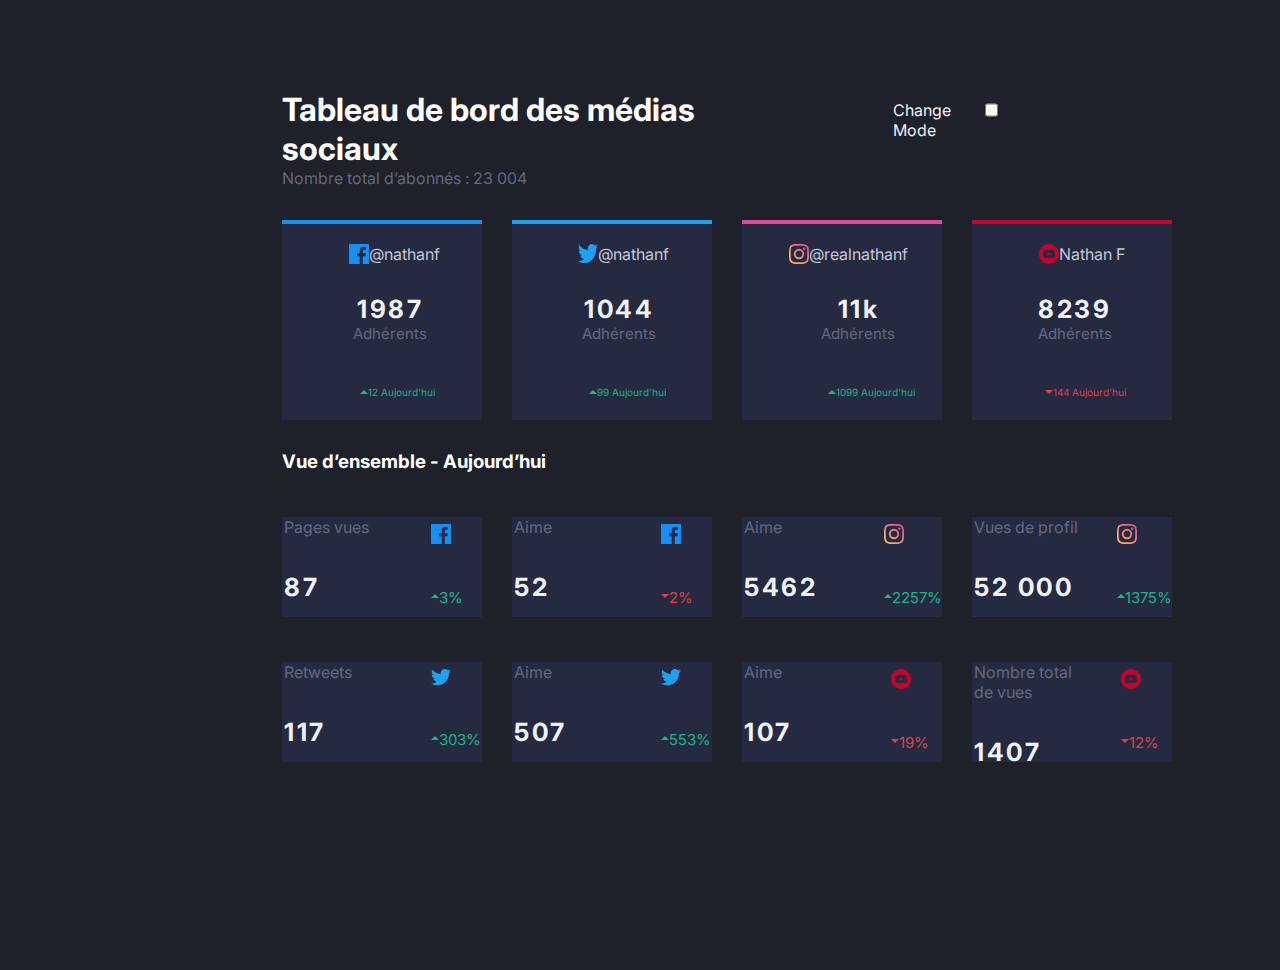
<file: index.html>
<!DOCTYPE html>
<html lang="en">
  <head>
    <meta charset="UTF-8" />
    <meta name="viewport" content="width=device-width, initial-scale=1.0" />
    <link rel="stylesheet" href="style.css" />
    <title>Tableau de bord des medias sociaux</title>
  </head>
  <body>
    <div class="main">
      <div class="head">
        <div class="title">
          <h1>Tableau de bord des médias sociaux</h1>
          <p>Nombre total d’abonnés : 23 004</p>
        </div>
        <p class="es">change mode</p>
        <input type="checkbox" name="" id="button" class="but" />
      </div>

      <!-- section facebook -->
      <div class="li">
        <div class="cola">
          <div class="col1">
            <img src="./images/icon-facebook.svg" alt="icon-facebook" />
            <p class="princip">@nathanf</p>
          </div>
          <div class="bloc1">
            <p class="p">1987</p>
            <p class="so">Adhérents</p>
          </div>
          <div class="col2">
            <img src="./images/icon-up.svg" alt="icon-up" />
            <p class="en">12 Aujourd’hui</p>
          </div>
        </div>

        <!-- section twitter -->
        <div class="colb">
          <div class="col1">
            <img src="./images/icon-twitter.svg" alt="icon-twitter" />
            <p class="princip">@nathanf</p>
          </div>
          <div class="bloc1">
            <p class="p">1044</p>
            <p class="so">Adhérents</p>
          </div>
          <div class="col2">
            <img src="./images/icon-up.svg" alt="icon-up" />
            <p class="en">99 Aujourd’hui</p>
          </div>
        </div>

        <!-- section instagram -->
        <div class="colc">
          <div class="col1">
            <img src="./images/icon-instagram.svg" alt="icon-instagram" />
            <p class="princip">@realnathanf</p>
          </div>
          <div class="bloc1">
            <p class="p">11k</p>
            <p class="so">Adhérents</p>
          </div>
          <div class="col2">
            <img src="./images/icon-up.svg" alt="icon-up" />
            <p class="en">1099 Aujourd’hui</p>
          </div>
        </div>
        <!-- section youtube -->
        <div class="cold">
          <div class="col1">
            <img src="./images/icon-youtube.svg" alt="icon-youtube" />
            <p class="princip">Nathan F</p>
          </div>
          <div class="bloc1">
            <p class="p">8239</p>
            <p class="so">Adhérents</p>
          </div>
          <div class="col2">
            <img src="./images/icon-down.svg" alt="icon-down" />
            <p class="en1">144 Aujourd’hui</p>
          </div>
        </div>
      </div>

      <!-- section secondaire -->
      <div class="containner">
        <h3>Vue d’ensemble - Aujourd’hui</h3>
        <div class="row">
          <div class="col3">
            <div class="crigth">
              <p>Pages vues</p>
              <div class="par"><p class="p">87</p></div>
            </div>
            <div class="cleft">
              <img src="./images/icon-facebook.svg" alt="icon-facebook" />
              <div class="icon">
                <img src="./images/icon-up.svg" alt="icon-up" / class="icon">
                <p class="en">3%</p>
              </div>
            </div>
          </div>
          <div class="col3">
            <div class="crigth">
              <p>Aime</p>
              <div class="par"><p class="p">52</p></div>
            </div>
            <div class="cleft">
              <img src="./images/icon-facebook.svg" alt="icon-facebook" />
              <div class="icon">
                <img src="./images/icon-down.svg" alt="icon-down" / >
                <p class="en1">2%</p>
              </div>
            </div>
          </div>
          <div class="col3">
            <div class="crigth">
              <p>Aime</p>
              <div class="par"><p class="p">5462</p></div>
            </div>
            <div class="cleft">
              <img src="./images/icon-instagram.svg" alt="icon-instagram" />

              <div class="icon">
                <img src="./images/icon-up.svg" alt="icon-up" / >
                <p class="en">2257%</p>
              </div>
            </div>
          </div>
          <div class="col3">
            <div class="crigth">
              <p>Vues de profil</p>
              <div class="par"><p class="p">52 000</p></div>
            </div>
            <div class="cleft">
              <img src="./images/icon-instagram.svg" alt="icon-instagram" />
              <div class="icon">
                <img src="./images/icon-up.svg" alt="icon-up" / >
                <p class="en">1375%</p>
              </div>
            </div>
          </div>
          <div class="col3">
            <div class="crigth">
              <p>Retweets</p>
              <div class="par"><p class="p">117</p></div>
            </div>
            <div class="cleft">
              <img src="./images/icon-twitter.svg" alt="icon-twitter" />
              <div class="icon">
                <img src="./images/icon-up.svg" alt="icon-up" / >
                <p class="en">303%</p>
              </div>
            </div>
          </div>
          <div class="col3">
            <div class="crigth">
              <p>Aime</p>
              <div class="par"><p class="p">507</p></div>
            </div>
            <div class="cleft">
              <img src="./images/icon-twitter.svg" alt="icon-twitter" />

              <div class="icon">
                <img src="./images/icon-up.svg" alt="icon-up" / >
                <p class="en">553%</p>
              </div>
            </div>
          </div>
          <div class="col3">
            <div class="crigth">
              <p>Aime</p>
              <div class="par"><p class="p">107</p></div>
            </div>
            <div class="cleft">
              <img src="./images/icon-youtube.svg" alt="icon-youtube" />
              <div class="icon">
                <img src="./images/icon-down.svg" alt="icon-down" / >
                <p class="en1">19%</p>
              </div>
            </div>
          </div>
          <div class="col3">
            <div class="crigth">
              <p>Nombre total de vues</p>
              <div class="par"><p class="p">1407</p></div>
            </div>
            <div class="cleft">
              <img src="./images/icon-youtube.svg" alt="icon-youtube" />

              <div class="icon">
                <img src="./images/icon-down.svg" alt="icon-down" / >
                <p class="en1">12%</p>
              </div>
            </div>
          </div>
        </div>
      </div>
    </div>
    <script src="j.js"></script>
  </body>
</html>
</file>
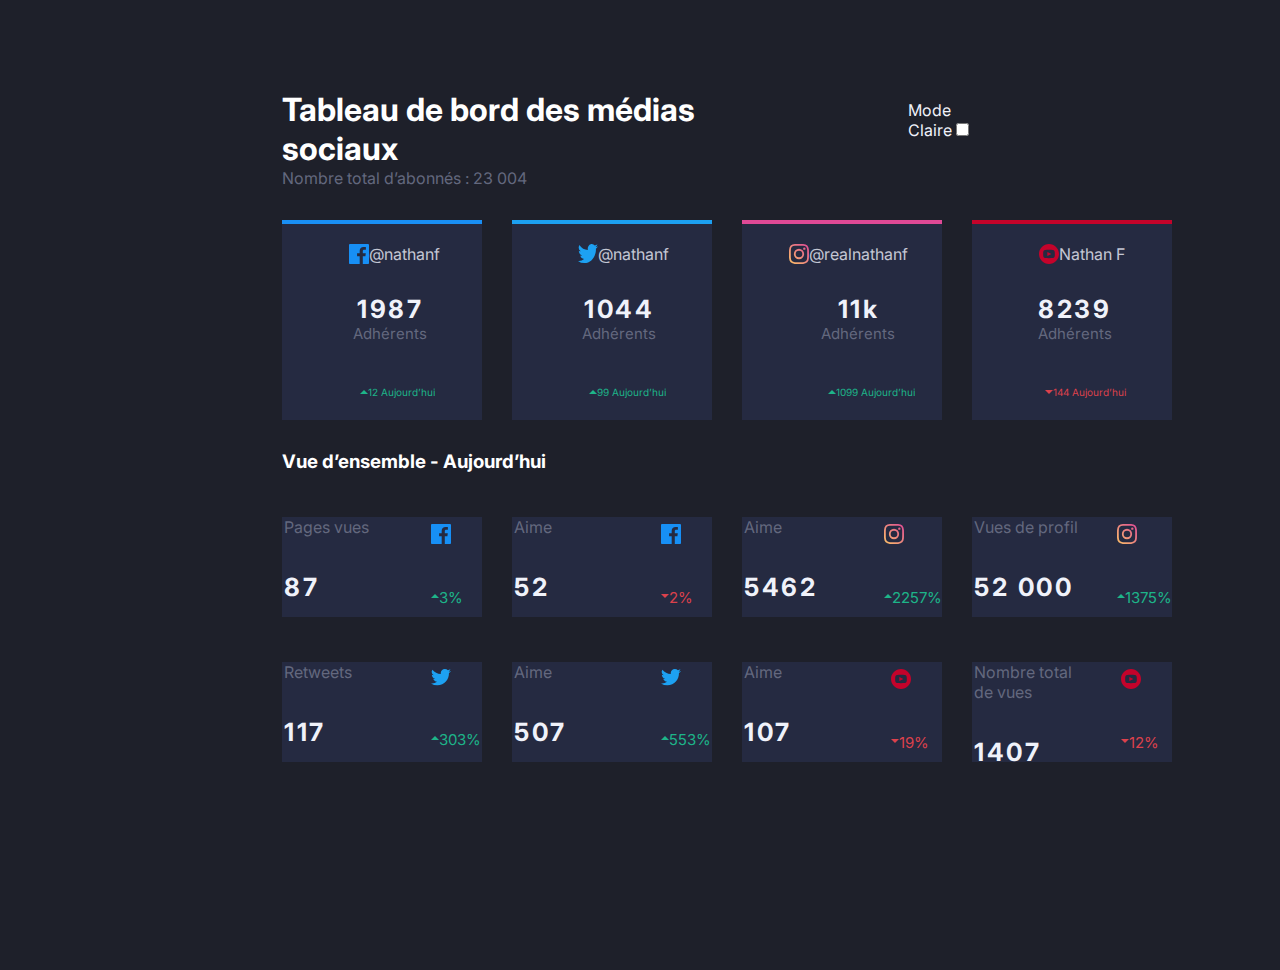
<file: social.html>
<!DOCTYPE html>
<html lang="en">
  <head>
    <meta charset="UTF-8" />
    <meta name="viewport" content="width=device-width, initial-scale=1.0" />
    <link rel="stylesheet" href="style.css" />
    <title>Tableau de bord des medias sociaux</title>
  </head>
  <body>
    <div class="main">
      <div class="head">
        <div class="title">
          <h1>Tableau de bord des médias sociaux</h1>
          <p>Nombre total d’abonnés : 23 004</p>
        </div>

        <p class="es">
          mode claire <input type="checkbox" name="" id="button" />
        </p>
      </div>

      <!-- section facebook -->
      <div class="li">
        <div class="cola">
          <div class="col1">
            <img src="./images/icon-facebook.svg" alt="icon-facebook" />
            <p class="princip">@nathanf</p>
          </div>
          <div class="bloc1">
            <p class="p">1987</p>
            <p class="so">Adhérents</p>
          </div>
          <div class="col2">
            <img src="./images/icon-up.svg" alt="icon-up" />
            <p class="en">12 Aujourd’hui</p>
          </div>
        </div>

        <!-- section twitter -->
        <div class="colb">
          <div class="col1">
            <img src="./images/icon-twitter.svg" alt="icon-twitter" />
            <p class="princip">@nathanf</p>
          </div>
          <div class="bloc1">
            <p class="p">1044</p>
            <p class="so">Adhérents</p>
          </div>
          <div class="col2">
            <img src="./images/icon-up.svg" alt="icon-up" />
            <p class="en">99 Aujourd’hui</p>
          </div>
        </div>

        <!-- section instagram -->
        <div class="colc">
          <div class="col1">
            <img src="./images/icon-instagram.svg" alt="icon-instagram" />
            <p class="princip">@realnathanf</p>
          </div>
          <div class="bloc1">
            <p class="p">11k</p>
            <p class="so">Adhérents</p>
          </div>
          <div class="col2">
            <img src="./images/icon-up.svg" alt="icon-up" />
            <p class="en">1099 Aujourd’hui</p>
          </div>
        </div>
        <!-- section youtube -->
        <div class="cold">
          <div class="col1">
            <img src="./images/icon-youtube.svg" alt="icon-youtube" />
            <p class="princip">Nathan F</p>
          </div>
          <div class="bloc1">
            <p class="p">8239</p>
            <p class="so">Adhérents</p>
          </div>
          <div class="col2">
            <img src="./images/icon-down.svg" alt="icon-down" />
            <p class="en1">144 Aujourd’hui</p>
          </div>
        </div>
      </div>

      <!-- section secondaire -->
      <div class="containner">
        <h3>Vue d’ensemble - Aujourd’hui</h3>
        <div class="row">
          <div class="col3">
            <div class="crigth">
              <p>Pages vues</p>
              <div class="par"><p class="p">87</p></div>
            </div>
            <div class="cleft">
              <img src="./images/icon-facebook.svg" alt="icon-facebook" />
              <div class="icon">
                <img src="./images/icon-up.svg" alt="icon-up" / class="icon">
                <p class="en">3%</p>
              </div>
            </div>
          </div>
          <div class="col3">
            <div class="crigth">
              <p>Aime</p>
              <div class="par"><p class="p">52</p></div>
            </div>
            <div class="cleft">
              <img src="./images/icon-facebook.svg" alt="icon-facebook" />
              <div class="icon">
                <img src="./images/icon-down.svg" alt="icon-down" / >
                <p class="en1">2%</p>
              </div>
            </div>
          </div>
          <div class="col3">
            <div class="crigth">
              <p>Aime</p>
              <div class="par"><p class="p">5462</p></div>
            </div>
            <div class="cleft">
              <img src="./images/icon-instagram.svg" alt="icon-instagram" />

              <div class="icon">
                <img src="./images/icon-up.svg" alt="icon-up" / >
                <p class="en">2257%</p>
              </div>
            </div>
          </div>
          <div class="col3">
            <div class="crigth">
              <p>Vues de profil</p>
              <div class="par"><p class="p">52 000</p></div>
            </div>
            <div class="cleft">
              <img src="./images/icon-instagram.svg" alt="icon-instagram" />
              <div class="icon">
                <img src="./images/icon-up.svg" alt="icon-up" / >
                <p class="en">1375%</p>
              </div>
            </div>
          </div>
          <div class="col3">
            <div class="crigth">
              <p>Retweets</p>
              <div class="par"><p class="p">117</p></div>
            </div>
            <div class="cleft">
              <img src="./images/icon-twitter.svg" alt="icon-twitter" />
              <div class="icon">
                <img src="./images/icon-up.svg" alt="icon-up" / >
                <p class="en">303%</p>
              </div>
            </div>
          </div>
          <div class="col3">
            <div class="crigth">
              <p>Aime</p>
              <div class="par"><p class="p">507</p></div>
            </div>
            <div class="cleft">
              <img src="./images/icon-twitter.svg" alt="icon-twitter" />

              <div class="icon">
                <img src="./images/icon-up.svg" alt="icon-up" / >
                <p class="en">553%</p>
              </div>
            </div>
          </div>
          <div class="col3">
            <div class="crigth">
              <p>Aime</p>
              <div class="par"><p class="p">107</p></div>
            </div>
            <div class="cleft">
              <img src="./images/icon-youtube.svg" alt="icon-youtube" />
              <div class="icon">
                <img src="./images/icon-down.svg" alt="icon-down" / >
                <p class="en1">19%</p>
              </div>
            </div>
          </div>
          <div class="col3">
            <div class="crigth">
              <p>Nombre total de vues</p>
              <div class="par"><p class="p">1407</p></div>
            </div>
            <div class="cleft">
              <img src="./images/icon-youtube.svg" alt="icon-youtube" />

              <div class="icon">
                <img src="./images/icon-down.svg" alt="icon-down" / >
                <p class="en1">12%</p>
              </div>
            </div>
          </div>
        </div>
      </div>
    </div>
    <script src="j.js"></script>
  </body>
</html>
</file>
<file: style.css>
@import url("https://fonts.googleapis.com/css2?family=Bebas+Neue&family=Inter:ital,opsz,wght@0,14..32,100..900;1,14..32,100..900&family=Outfit:wght@100..900&family=Young+Serif&display=swap");

* {
  margin: 0;
  padding: 0;
  box-sizing: border-box;
}
body {
  font-family: "Inter", sans-serif;
  font-optical-sizing: auto;
  font-weight: 400;
  font-style: normal;
  background-color: hsl(230, 17%, 14%);
  color: white;
  height: 100vh;
  cursor: pointer;
}

.main {
  display: flex;
  gap: 10px;
  flex-wrap: wrap;
  width: 59%;
  height: 80%;
  padding: 20px;
  margin: 70px auto;
}

.head {
  display: flex;
  width: 100%;
  height: 100px;
  float: right;
}
.es {
  margin-left: 25%;
  margin-top: 10px;
  /* float: right; */
  text-transform: capitalize;
  color: hsl(227, 47%, 96%);
}
.but {
  margin-left: 1%;
  margin-bottom: 60px;
  /* float: right; */
  text-transform: capitalize;
  color: hsl(227, 47%, 96%);
}

.cola {
  background-color: hsl(228, 28%, 20%);
  display: flex;
  border-top: 4px solid hsl(208, 92%, 53%);
  margin-bottom: 20px;
  width: 200px;
  height: 200px;
  text-align: center;
  justify-content: center;
}
.colb {
  background-color: hsl(228, 28%, 20%);
  border-top: 4px solid hsl(203, 89%, 53%);
  display: flex;
  margin-bottom: 20px;
  width: 200px;
  height: 200px;
  text-align: center;
  justify-content: center;
}
.colc {
  border-top: 4px solid hsl(329, 70%, 58%);
  border-color: line;
  background-color: hsl(228, 28%, 20%);
  display: flex;
  margin-bottom: 20px;
  width: 200px;
  height: 200px;
  text-align: center;
  justify-content: center;
}
.cold {
  border-top: 4px solid hsl(348, 97%, 39%);
  background-color: hsl(228, 28%, 20%);
  display: flex;
  margin-bottom: 20px;
  width: 200px;
  height: 200px;
  text-align: center;
  justify-content: center;
}
.p {
  font-size: 25px;
  letter-spacing: 0.1em;
  color: hsl(227, 47%, 96%);
  font-weight: bold;
}
.princip {
  color: hsl(228, 15%, 80%);
}
.en {
  color: hsl(163, 72%, 41%);
}
.en1 {
  color: hsl(356, 69%, 56%);
}
p {
  color: hsl(228, 12%, 44%);
}
.so {
  font-size: 15px;
  color: hsl(228, 12%, 44%);
}
.li {
  display: flex;
  gap: 30px;
  text-align: center;
  justify-content: center;
  align-items: center;
  margin-top: 20px;
}
.col1 {
  display: flex;
  align-items: start;
  margin-top: 20px;
  margin-left: 20px;
}
.col1 img {
  width: 20px;
  height: 20px;
  align-items: center;
}
.col2 {
  display: flex;
  margin-top: 70%;
  align-items: center;
  justify-content: left;
  margin-left: -40%;
  font-size: 10px;
}
.col2 img {
  width: 8px;
  height: 4px;
}
.bloc1 {
  font-size: 25px;
  width: 100px;
  height: 60px;
  justify-content: center;
  align-items: center;
  margin-top: 35%;
  margin-left: -50%;
  text-align: center;
}
.containner {
  width: 100%;
  height: 48%;
  display: flex;
  flex-wrap: wrap;
}
.row {
  display: grid;
  grid-template-columns: repeat(4, 1fr);
  grid-template-rows: auto;
  gap: 30px;
  margin-top: 2%;
  margin-right: 50%;
  margin-left: 0%;
}
.col3 {
  width: 200px;
  background-color: hsl(228, 28%, 20%);
  height: 100px;
  display: flex;
  gap: 30px;
}
.cleft {
  float: left;

  width: 30%;
}
.crigth {
  float: left;

  width: 70%;
}
.crigth p {
  margin-top: 0px;
  margin-left: 2px;
}
.icon {
  margin-top: 40px;
  display: flex;
  font-size: 15px;
}
.cleft img {
  margin-top: 7px;
  margin-left: 0px;
}
.icon img {
  width: 8px;
  height: 4px;
  margin-top: 6px;
}
.par {
  margin-top: 35px;
  font-size: 15px;
}

@media screen and (max-width: 1200px) {
  .main {
    width: 65%;
  }
}
@media screen and (max-width: 390px) {
  .main {
    width: 80% !important;
    height: 300% !important;
    border-radius: 0px !important;
    border-color: white !important;
  }
  .head {
    display: block !important;
    margin-top: -30%px;
    height: 60px;
    border-bottom: 3px solid hsl(0, 0%, 100%) !important;
    margin-bottom: 20px;
  }
  .title {
    margin-top: -40%;
    display: inline-block !important;
    margin-bottom: 50px !important;
  }
  .title h1 {
    font-size: 24px !important;
  }
  .head .es {
    margin-bottom: 01% !important;
    margin-left: 30px !important;
  }
  .head .but {
    margin-left: 65% !important;
    margin-top: 0px !important;
  }
  .li {
    display: inline-block !important;
    margin-top: 40px !important;
    margin: 70px 30px !important;
    justify-content: center !important;
    align-items: center !important;
  }
  .cola,
  .colb,
  .colc,
  .cold {
    margin-left: -30px !important;
    width: 83% !important;
    height: 25%;
  }
  .containner {
    display: inline-block !important;
  }
  .row {
    display: inline-block !important;
    padding: 20px !important;
    gap: 40px !important;
    height: 10% !important;
  }
  .col3 {
    display: inline-block !important;
    /* margin: 3px; */
    margin-right: 20px !important;
    margin-left: -19px !important;
    width: 255% !important;
  }
}
</file>
